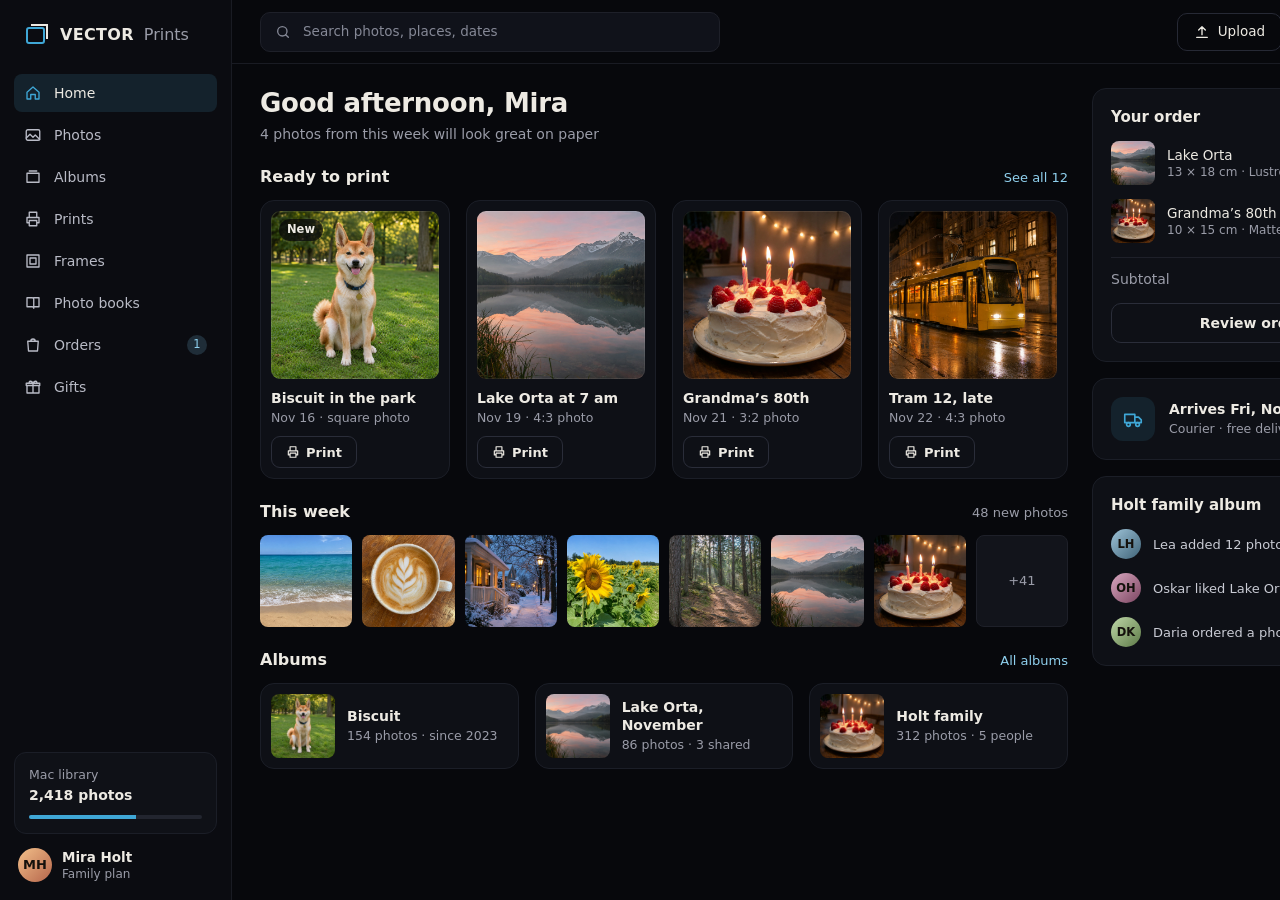
<file: index.html>
<!doctype html>
<html lang="en">
<head>
  <meta charset="utf-8">
  <meta name="viewport" content="width=device-width,initial-scale=1">
  <title>Fit to Print — veraetogrex_portfolio</title>
  <link rel="stylesheet" href="style.css">
  <style>body{margin:0;min-height:100vh;display:grid;place-items:center;background:#07080c;overflow:auto}</style>
</head>
<body>
  <!-- Fit to Print · the whole VECTOR Prints screen · zero dependencies · github.com/veraetogrex-portfolio -->
  <section class="vp" aria-label="VECTOR Prints" data-assets="assets/"></section>
  <script src="script.js"></script>
</body>
</html>
</file>
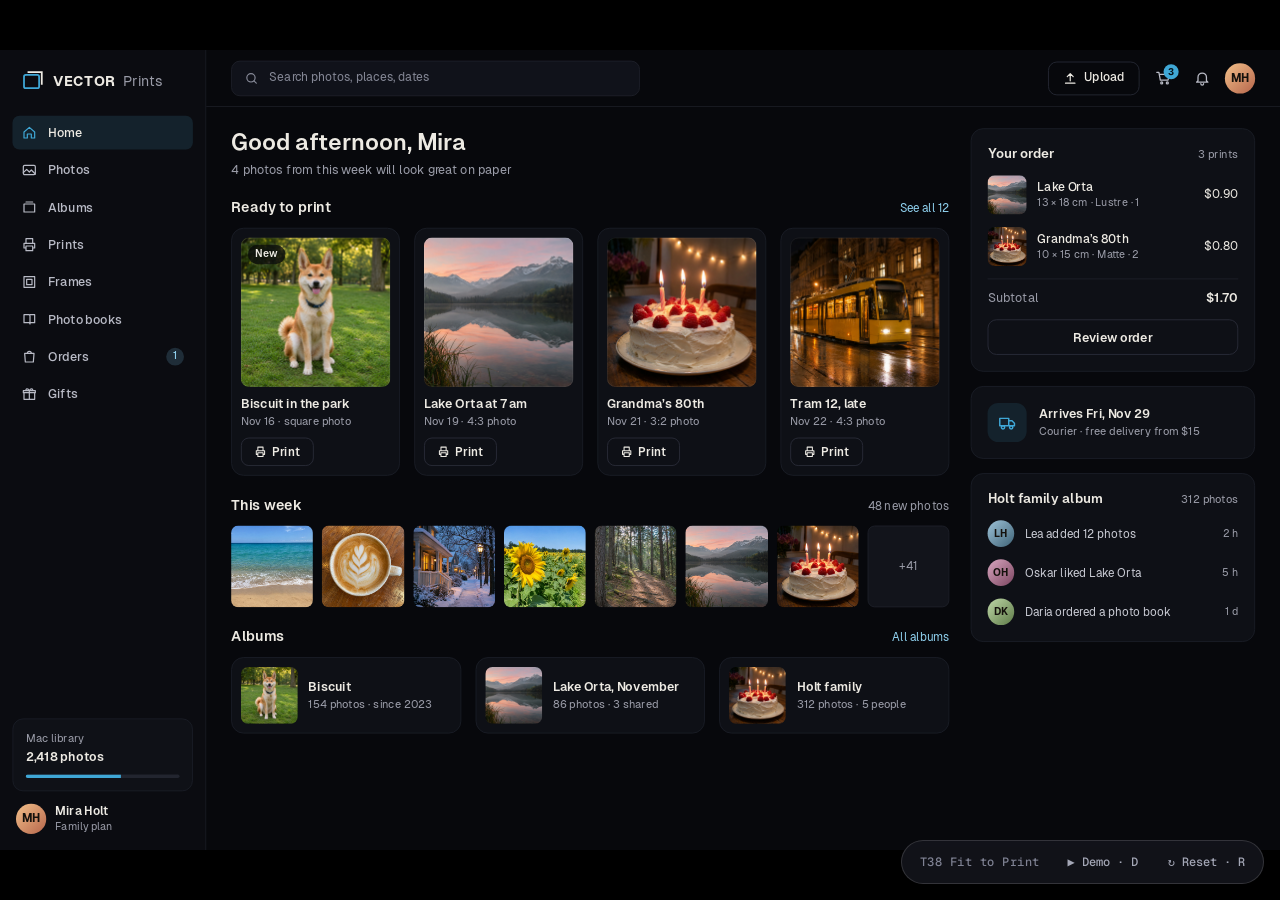
<file: mockup/fit-to-print.html>
<!doctype html>
<html lang="en">
<head>
<meta charset="utf-8">
<meta name="viewport" content="width=device-width,initial-scale=1">
<title>T38 Fit to Print — the whole photo on a 10 × 15 sheet</title>
<link rel="stylesheet" href="_shared/nocturne.css">
<link rel="stylesheet" href="../style.css">
<style>
  /* the whole app screen from ../, in Nocturne type; no grid on the app screen */
  #stage{background:#07080C}
  #stage .vp{position:absolute;left:0;top:0;--font:var(--f-text)}
  body.autoplay #stage :focus-visible{outline:none}
  body.autoplay #li-cursor{transition:none}   /* visible from frame one, no fade at the loop seam */
  #li-cursor svg{transform:scale(1.5);transform-origin:4px 3px}   /* the hand stays readable in a phone-sized reel */
  #li-cursor.down svg{transform:scale(1.3)}
</style>
</head>
<body>
<div id="stage" data-title="T38 Fit to Print" data-url="veraetogrex-portfolio.github.io/fit-to-print">
  <section class="vp" aria-label="VECTOR Prints" data-assets="../assets/"></section>
</div>
<script src="_shared/stage.js"></script>
<script src="../script.js"></script>
<script>
const app = document.querySelector('.vp').printsApp;
const at = sel => { const r = Stage.rect(document.querySelector(sel)); return [r.cx, r.cy]; };
const REST = [1010, 610];
// one act: home → print settings, the ears run past the sheet → "Whole photo", the ears land on the paper
Stage.init({
  reset: () => app.reset(),
  cursorStart: REST,
  async demo(s) {
    const t0 = performance.now();
    await s.until(t0, 1100);                          // the whole home screen at rest first
    await s.move(at('[data-print]'), 600);            // Print on "Biscuit in the park"
    await s.until(t0, 2000);
    await s.click(null, { hold: 110 });               // → print settings, Fill the paper: the ears are over the cut line
    await s.until(t0, 3000);
    await s.move(at('.vp-fit[data-fit="whole"] input'), 550);   // on the radio, so the hand does not cover the label
    await s.until(t0, 3800);
    await s.click(null, { hold: 120 });               // Whole photo: the photo shrinks inside the same sheet, 0.8 s
    await s.until(t0, 6100);                          // the ears on paper, white borders: the camera holds the sheet, its caption and the order button 1.5 s
    const [ax, ay] = at('[data-add]');
    await s.move([ax + 118, ay + 8], 500);             // the right end of the button: the hand stays off "Added to order"
    await s.until(t0, 6700);
    await s.click(null, { hold: 120 });               // Add to order: "Added to order", the cart counts 3 → 4 — the reel ends here (owner 24.11: "the ending is bad")
    await s.until(t0, 8400);
  },
});
</script>
</body>
</html>
</file>
<file: style.css>
/* VECTOR Prints · fit to print — zero dependencies. The whole 1440×900 app screen. */
.vp{
  --vp-bg:#07080C; --vp-side:#0B0C11; --vp-panel:#0E1016; --vp-well:#10121A; --vp-tile:#0F1117;
  --vp-line:#191B23; --vp-line-2:#1E2029; --vp-line-3:#262935;
  --vp-text:#EDEAE3; --vp-text-2:#C9CBD4; --vp-muted:#9A9CA8; --vp-dim:#858896;
  --vp-ink:#3FA7D6; --vp-ink-soft:#8FD0EE; --vp-ink-bg:#0F1D26; --vp-ink-nav:#14222C; --vp-on-ink:#06141C;
  --vp-paper:#F3EFE6; --vp-warn:#E8A54B; --vp-warn-text:#F2C27A; --vp-warn-bg:#2A1D0C; --vp-warn-line:#6B4A1E;
  --vp-ease:cubic-bezier(.65,0,.35,1); --vp-out:cubic-bezier(.16,1,.3,1);
  position:relative; width:1440px; height:900px; overflow:hidden; display:flex;
  background:var(--vp-bg); color:var(--vp-text); font-family:var(--font, Geist, system-ui, sans-serif);
  font-size:14px; line-height:1.35; -webkit-font-smoothing:antialiased;
}
.vp :where(*, *::before, *::after){box-sizing:border-box}
.vp :where(h1, h2, p, fieldset, legend){margin:0; padding:0; border:0}
.vp :where(button){font:inherit; color:inherit; cursor:pointer; background:none; border:0; padding:0}
.vp :where(a){color:inherit; text-decoration:none}
.vp :where(img){display:block; max-width:none}
.vp :where(button, a, input):focus-visible{outline:2px solid var(--vp-ink); outline-offset:2px}
.vp .vp-sr{position:absolute; width:1px; height:1px; overflow:hidden; clip:rect(0 0 0 0); white-space:nowrap}

/* sidebar */
.vp .vp-side{width:232px; flex:none; background:var(--vp-side); border-right:1px solid var(--vp-line); display:flex; flex-direction:column; gap:4px; padding:22px 14px 18px}
.vp .vp-logo{display:flex; align-items:center; gap:10px; padding:0 10px 22px; font-size:16px}
.vp .vp-logo b{font-weight:700; letter-spacing:.02em}
.vp .vp-logo span{color:var(--vp-muted)}
.vp .vp-nav{display:flex; align-items:center; gap:12px; height:38px; padding:0 10px; border-radius:8px; color:#B9BBC6; font-weight:500; transition:background-color .2s, color .2s}
.vp .vp-nav:hover{color:var(--vp-text)}
.vp .vp-nav.is-on{background:var(--vp-ink-nav); color:var(--vp-text)}
.vp .vp-nav.is-on svg{color:var(--vp-ink)}
.vp .vp-count{margin-left:auto; min-width:20px; height:20px; border-radius:10px; background:#1F2D38; color:var(--vp-ink-soft); font-size:11.5px; display:grid; place-items:center}
.vp .vp-side-foot{margin-top:auto; display:flex; flex-direction:column; gap:14px}
.vp .vp-lib{padding:14px; border-radius:12px; background:var(--vp-tile); border:1px solid #1B1E27}
.vp .vp-small{font-size:12.5px; color:var(--vp-muted)}
.vp .vp-strong{font-size:14px; font-weight:600}
.vp .vp-bar{height:4px; border-radius:2px; background:#22252F; margin-top:10px; display:flex; overflow:hidden}
.vp .vp-bar span{background:var(--vp-ink)}
.vp .vp-me{display:flex; align-items:center; gap:10px; padding:0 4px}
.vp .vp-av{border-radius:50%; display:inline-grid; place-items:center; font-weight:700; color:#14110C; flex:none; width:34px; height:34px; font-size:13px}
.vp .vp-av.s{width:30px; height:30px; font-size:11.5px}
.vp .a1{background:linear-gradient(135deg,#F3C08A,#B5654B)}
.vp .a2{background:linear-gradient(135deg,#9EC3D8,#3F6377)}
.vp .a3{background:linear-gradient(135deg,#D9A7C0,#7B4560)}
.vp .a4{background:linear-gradient(135deg,#BFD8A8,#5D7A47)}

/* top bar */
.vp .vp-col{flex:1; min-width:0; display:flex; flex-direction:column}
.vp .vp-top{height:64px; flex:none; display:flex; align-items:center; gap:14px; padding:0 28px; border-bottom:1px solid var(--vp-line)}
.vp .vp-search{flex:1; max-width:460px; height:40px; border-radius:10px; background:var(--vp-well); border:1px solid var(--vp-line-2); display:flex; align-items:center; gap:10px; padding:0 14px; color:var(--vp-dim); font-size:13.5px}
.vp .vp-search input{flex:1; border:0; background:transparent; color:var(--vp-text); font:inherit; outline:none}
.vp .vp-search input::placeholder{color:var(--vp-dim)}
.vp .vp-top-r{margin-left:auto; display:flex; align-items:center; gap:8px}
.vp .vp-ghost{height:38px; padding:0 16px; border-radius:10px; border:1px solid var(--vp-line-3); font-size:13.5px; font-weight:500; display:flex; align-items:center; gap:8px; transition:border-color .15s}
.vp .vp-ghost:hover{border-color:#3A3E4C}
.vp .vp-ib{width:36px; height:36px; border-radius:50%; color:#B9BBC6; display:inline-grid; place-items:center; position:relative}
.vp .vp-ib:hover{color:var(--vp-text)}
.vp .vp-dot{position:absolute; top:2px; right:0; min-width:17px; height:17px; border-radius:9px; background:var(--vp-ink); color:var(--vp-on-ink); font-size:10.5px; font-weight:700; display:grid; place-items:center}

/* views */
.vp .vp-views{flex:1; min-height:0; position:relative}
.vp .vp-view{position:absolute; inset:0; display:flex; opacity:0; visibility:hidden; transition:opacity .28s var(--vp-out), visibility 0s .28s}
.vp .vp-view.is-on{opacity:1; visibility:visible; transition:opacity .28s var(--vp-out)}
.vp.is-instant .vp-view{transition:none}

/* home */
.vp .vp-home{gap:24px; padding:24px 28px 22px}
.vp .vp-home-main{flex:1; min-width:0; display:flex; flex-direction:column; gap:22px}
.vp .vp-h1{font-size:26px; font-weight:600; letter-spacing:-.01em; line-height:1.2}
.vp .vp-sub{font-size:14px; color:var(--vp-muted); margin-top:6px}
.vp .vp-sec-h{display:flex; align-items:baseline; justify-content:space-between; margin-bottom:12px}
.vp .vp-sec-h h2{font-size:16px; font-weight:600}
.vp .vp-link{font-size:13px; color:var(--vp-ink-soft)}
.vp .vp-card{background:var(--vp-panel); border:1px solid #1B1E27; border-radius:14px}
.vp .vp-ready{display:grid; grid-template-columns:repeat(4, minmax(0, 1fr)); gap:16px}
.vp .vp-ready .vp-card{padding:10px; display:flex; flex-direction:column; gap:10px}
.vp .vp-shot{position:relative; border-radius:9px; overflow:hidden; aspect-ratio:1/1; outline:1px solid rgba(255,255,255,.08); outline-offset:-1px}
.vp .vp-shot img{width:100%; height:100%; object-fit:cover}
.vp .vp-new{position:absolute; left:8px; top:8px; height:22px; padding:0 8px; border-radius:11px; background:rgba(7,8,12,.72); font-size:11.5px; font-weight:600; display:flex; align-items:center}
.vp .vp-t{font-size:14px; font-weight:600}
.vp .vp-m{font-size:12.5px; color:var(--vp-muted); margin-top:2px}
.vp .vp-pr{align-self:flex-start; height:32px; padding:0 14px; border-radius:9px; border:1px solid #2A2D39; font-size:13px; font-weight:600; display:inline-flex; align-items:center; gap:6px; transition:border-color .15s, background-color .15s, transform .15s var(--vp-out)}
.vp .vp-pr:hover, .vp .vp-pr.li-hover{border-color:var(--vp-ink); background:var(--vp-ink-bg)}
.vp .vp-pr:active{transform:scale(.97)}
.vp .vp-week{display:grid; grid-template-columns:repeat(8, minmax(0, 1fr)); gap:10px}
.vp .vp-week img, .vp .vp-more{width:100%; aspect-ratio:1/1; border-radius:8px; object-fit:cover}
.vp .vp-more{background:#12141B; border:1px solid var(--vp-line-2); display:grid; place-items:center; color:var(--vp-muted); font-size:13px}
.vp .vp-albums{display:grid; grid-template-columns:repeat(3, minmax(0, 1fr)); gap:16px}
.vp .vp-album{padding:10px; display:flex; gap:12px; align-items:center}
.vp .vp-album img{width:64px; height:64px; border-radius:8px; object-fit:cover}
.vp .vp-home-side{width:320px; flex:none; display:flex; flex-direction:column; gap:16px}
.vp .vp-box{padding:18px; display:flex; flex-direction:column; gap:14px}
.vp .vp-box h2{font-size:15px; font-weight:600}
.vp .vp-line-item{display:flex; align-items:center; gap:12px}
.vp .vp-line-item img{width:44px; height:44px; border-radius:8px; object-fit:cover}
.vp .vp-line-item > div{flex:1}
.vp .vp-li-t{font-size:13.5px; font-weight:500}
.vp .vp-li-m{font-size:12px; color:var(--vp-muted)}
.vp .vp-total{border-top:1px solid var(--vp-line-2); padding-top:12px; display:flex; justify-content:space-between; font-size:14px}
.vp .vp-total b{font-weight:600}
.vp .vp-wide{height:40px; border-radius:10px; border:1px solid #2A2D39; font-size:14px; font-weight:600}
.vp .vp-ship{flex-direction:row; align-items:center}
.vp .vp-ship i{width:44px; height:44px; border-radius:12px; background:var(--vp-ink-nav); color:var(--vp-ink); display:grid; place-items:center; flex:none}
.vp .vp-feed{display:flex; gap:12px; align-items:center; font-size:13px; color:var(--vp-text-2)}
.vp .vp-feed span:nth-child(2){flex:1}
.vp .vp-feed span:last-child{font-size:12px; color:var(--vp-muted)}

/* print settings */
.vp .vp-print-main{flex:1; min-width:0; display:flex; flex-direction:column; padding:20px 32px 18px}
.vp .vp-crumbs{font-size:12.5px; color:var(--vp-muted); display:flex; gap:8px}
.vp .vp-head{display:flex; align-items:flex-end; gap:16px}
.vp .vp-head h1{margin-top:6px; font-size:24px; font-weight:600; letter-spacing:-.01em; line-height:1.2}
.vp .vp-head .vp-m{font-size:13px; margin-top:4px}
.vp .vp-head-r{margin-left:auto; display:flex; gap:8px}
.vp .vp-head-r button{height:34px; padding:0 14px; border-radius:9px; border:1px solid var(--vp-line-3); color:var(--vp-text-2); font-size:13px; font-weight:500}
.vp .vp-table{flex:1; min-height:0; display:flex; align-items:center; justify-content:center}
.vp .vp-stage{position:relative; width:570px; height:570px}
.vp .vp-ghost-photo, .vp .vp-photo{position:absolute; left:0; width:570px; height:570px; transform-origin:0 0; transition:transform .8s var(--vp-ease)}
.vp .vp-ghost-photo{top:0; opacity:.42; filter:saturate(.35) brightness(1.15); transition:transform .8s var(--vp-ease), opacity .5s var(--vp-ease)}
.vp .vp-sheet{position:absolute; left:0; top:95px; width:570px; height:380px; background:var(--vp-paper); border-radius:2px; overflow:hidden;
  box-shadow:0 0 0 2px var(--vp-paper), 0 22px 44px rgba(0,0,0,.55), 0 3px 8px rgba(0,0,0,.45)}
.vp .vp-photo{top:-95px}
.vp .vp-cut{position:absolute; left:-16px; right:-16px; border-top:1.5px dashed var(--vp-warn); transition:opacity .3s}
.vp .vp-chip{position:absolute; left:50%; top:-42px; transform:translateX(-50%); height:32px; padding:0 14px; border-radius:16px; background:var(--vp-warn-bg); border:1px solid var(--vp-warn-line); color:var(--vp-warn-text); font-size:13px; font-weight:600; display:flex; align-items:center; gap:8px; white-space:nowrap; transition:opacity .3s}
.vp[data-fit="whole"] .vp-photo, .vp[data-fit="whole"] .vp-ghost-photo{transform:translate(95px, 95px) scale(.666667)}
.vp[data-fit="whole"] .vp-ghost-photo{opacity:0}
.vp[data-fit="whole"] .vp-cut, .vp[data-fit="whole"] .vp-chip{opacity:0}
.vp.is-instant .vp-photo, .vp.is-instant .vp-ghost-photo, .vp.is-instant .vp-cut, .vp.is-instant .vp-chip{transition:none}
.vp .vp-strip{display:flex; align-items:center; gap:12px}
.vp .vp-strip > span:first-child{font-size:12.5px; color:var(--vp-muted); width:92px}
.vp .vp-thumb{width:64px; height:64px; border-radius:8px; overflow:hidden; background:var(--vp-panel)}
.vp .vp-thumb img{width:100%; height:100%; object-fit:cover}
.vp .vp-thumb.is-on{border:2px solid var(--vp-ink)}
.vp .vp-add{width:64px; height:64px; border-radius:8px; border:1px dashed #343744; color:var(--vp-muted); font-size:22px}
.vp .vp-caption{margin-left:auto; font-size:12.5px; color:var(--vp-muted)}

.vp .vp-set{width:352px; flex:none; border-left:1px solid var(--vp-line); background:var(--vp-side); padding:22px 24px; display:flex; flex-direction:column; gap:20px}
.vp .vp-set h2{font-size:17px; font-weight:600}
.vp .vp-label{font-size:12.5px; color:var(--vp-muted); margin-bottom:8px}
.vp .vp-sizes{display:grid; grid-template-columns:repeat(2, minmax(0, 1fr)); gap:8px}
.vp .vp-size{display:flex; flex-direction:column; gap:2px; align-items:flex-start; padding:10px 12px; border-radius:10px; border:1px solid var(--vp-line-3); font-size:13.5px; font-weight:600; text-align:left}
.vp .vp-size span{font-size:12px; font-weight:500; color:var(--vp-muted)}
.vp .vp-size[aria-pressed="true"]{border-color:var(--vp-ink); background:var(--vp-ink-bg)}
.vp .vp-size[aria-pressed="true"] span{color:var(--vp-ink-soft)}
.vp .vp-fits{display:flex; flex-direction:column; gap:8px}
.vp .vp-fit{display:flex; align-items:center; gap:12px; padding:12px 14px; border-radius:12px; border:1px solid var(--vp-line-3); cursor:pointer; transition:border-color .2s, background-color .2s}
.vp .vp-fit:hover, .vp .vp-fit.li-hover{border-color:#3A5566}
.vp .vp-fit:has(input:checked){border-color:var(--vp-ink); background:var(--vp-ink-bg)}
.vp .vp-fit input{width:16px; height:16px; margin:0; accent-color:var(--vp-ink); flex:none}
.vp .vp-fit b{display:block; font-size:14px; font-weight:600}
.vp .vp-fit small{display:block; font-size:12.5px; color:var(--vp-muted); margin-top:2px}
.vp .vp-segs{display:flex; gap:4px; padding:4px; border-radius:10px; background:#12141B; border:1px solid var(--vp-line-2)}
.vp .vp-seg{flex:1; height:34px; border-radius:7px; color:#B9BBC6; font-size:13px; font-weight:500}
.vp .vp-seg[aria-pressed="true"]{background:#232733; color:var(--vp-text)}
.vp .vp-copies{display:flex; align-items:center; justify-content:space-between}
.vp .vp-copies > span{font-size:13.5px; color:var(--vp-text-2)}
.vp .vp-step{display:flex; align-items:center; gap:4px; border:1px solid var(--vp-line-3); border-radius:10px; height:36px; padding:0 4px}
.vp .vp-step button{width:28px; height:28px; border-radius:50%; color:#B9BBC6}
.vp .vp-step output{width:22px; text-align:center; font-size:14px; font-weight:600; font-variant-numeric:tabular-nums}
.vp .vp-quality{display:flex; flex-direction:column; gap:10px; padding:14px; border-radius:12px; background:var(--vp-tile); border:1px solid #1B1E27}
.vp .vp-quality > div{display:flex; justify-content:space-between; font-size:13px}
.vp .vp-quality .vp-bar{margin-top:0}
.vp .vp-buy{margin-top:auto; border-top:1px solid var(--vp-line-2); padding-top:18px; display:flex; flex-direction:column; gap:12px}
.vp .vp-price{display:flex; align-items:baseline; justify-content:space-between}
.vp .vp-price b{font-size:22px; font-weight:600; font-variant-numeric:tabular-nums}
.vp .vp-add-order{height:46px; border-radius:12px; background:var(--vp-ink); color:var(--vp-on-ink); font-size:15px; font-weight:600; transition:transform .15s var(--vp-out), filter .15s, background-color .2s, color .2s}
.vp .vp-add-order:hover{filter:brightness(1.08)}
.vp .vp-add-order:active{transform:scale(.97)}
.vp .vp-note{font-size:12px; color:var(--vp-muted); text-align:center}
.vp .vp-add-done{display:none}
.vp[data-added="true"] .vp-add-idle{display:none}
.vp[data-added="true"] .vp-add-done{display:inline-flex; align-items:center; justify-content:center; gap:8px}
.vp[data-added="true"] .vp-add-order{background:var(--vp-ink-bg); color:var(--vp-text); box-shadow:inset 0 0 0 1px var(--vp-ink)}
.vp[data-added="true"] .vp-add-order svg{color:var(--vp-ink); animation:vp-pop .3s var(--vp-out)}
.vp[data-added="true"] .vp-note{color:var(--vp-ink-soft)}
.vp[data-added="true"] .vp-dot{animation:vp-pop .3s var(--vp-out)}
@keyframes vp-pop{from{transform:scale(.25); opacity:0}}

@media (prefers-reduced-motion: reduce){
  .vp .vp-photo, .vp .vp-ghost-photo, .vp .vp-view{transition-duration:.01s}
}
</file>
<file: mockup/_shared/nocturne.css>
/* Nocturne — shared base styles for the mockups */
@font-face{font-family:"Chakra Petch";font-weight:500;font-display:swap;src:url(fonts/chakra-petch-latin-500-normal.woff2) format("woff2")}
@font-face{font-family:"Chakra Petch";font-weight:600;font-display:swap;src:url(fonts/chakra-petch-latin-600-normal.woff2) format("woff2")}
@font-face{font-family:"Chakra Petch";font-weight:700;font-display:swap;src:url(fonts/chakra-petch-latin-700-normal.woff2) format("woff2")}
@font-face{font-family:"Geist";font-weight:400;font-display:swap;src:url(fonts/geist-sans-latin-400-normal.woff2) format("woff2")}
@font-face{font-family:"Geist";font-weight:500;font-display:swap;src:url(fonts/geist-sans-latin-500-normal.woff2) format("woff2")}
@font-face{font-family:"Geist";font-weight:600;font-display:swap;src:url(fonts/geist-sans-latin-600-normal.woff2) format("woff2")}
@font-face{font-family:"Geist";font-weight:700;font-display:swap;src:url(fonts/geist-sans-latin-700-normal.woff2) format("woff2")}
@font-face{font-family:"Geist Mono";font-weight:400;font-display:swap;src:url(fonts/geist-mono-latin-400-normal.woff2) format("woff2")}
@font-face{font-family:"Geist Mono";font-weight:500;font-display:swap;src:url(fonts/geist-mono-latin-500-normal.woff2) format("woff2")}

:root{
  --void:#07080C; --panel:#0E1016; --panel-2:#111218; --raise:#1A1B24; --raise-2:#22252F;
  --glass:rgba(255,255,255,.05); --glass-strong:rgba(255,255,255,.12);
  --line:rgba(255,255,255,.08); --line-2:rgba(255,255,255,.14);
  --text:#F2F3F7; --text-2:#A4A7B6; --text-3:#7F8293;
  --pulse:#7C6CFF; --pulse-btn:#6A5AF9; --pulse-soft:#A69BFF; --pulse-pale:#C9C2FF;
  --ion:#3FE0D0; --flare:#FF7A45; --pink:#FF6FB5; --amber:#FFB547;
  --daylight:#F4F5F8;
  --r-field:10px; --r-card:14px; --r-panel:20px;
  --f-display:"Chakra Petch","Geist",system-ui,sans-serif;
  --f-text:"Geist","Inter",system-ui,-apple-system,sans-serif;
  --f-mono:"Geist Mono",ui-monospace,"SF Mono",Menlo,monospace;
  --ease-out:cubic-bezier(.2,.8,.2,1);
  --ease-io:cubic-bezier(.65,0,.35,1);
  --ease-back:cubic-bezier(.34,1.56,.64,1);
}
*,*::before,*::after{box-sizing:border-box}
html,body{margin:0;height:100%;background:#000;color:var(--text);font-family:var(--f-text);-webkit-font-smoothing:antialiased;overflow:hidden}
button,input,textarea{font:inherit;color:inherit}
button{cursor:pointer;background:none;border:0;padding:0}

/* viewport and scaling */
.li-viewport{position:fixed;inset:0;overflow:hidden;background:#000}
.li-shell{position:absolute;left:50%;top:50%;transform-origin:50% 50%}
#stage{position:relative;width:1440px;height:900px;overflow:hidden;background:var(--void);isolation:isolate}
#stage.grid::before{content:"";position:absolute;inset:0;pointer-events:none;z-index:0;
  background-image:linear-gradient(var(--line) 1px,transparent 1px),linear-gradient(90deg,var(--line) 1px,transparent 1px);
  background-size:48px 48px;background-position:-1px -1px;opacity:.45;
  -webkit-mask-image:radial-gradient(ellipse 75% 70% at 50% 50%,#000 30%,transparent 100%);
          mask-image:radial-gradient(ellipse 75% 70% at 50% 50%,#000 30%,transparent 100%)}

/* browser frame (?frame) */
.li-browser{width:1440px;border-radius:18px;overflow:hidden;background:#15161D;box-shadow:0 0 0 1px rgba(255,255,255,.08),0 40px 120px rgba(0,0,0,.6)}
.li-browser-bar{height:46px;display:flex;align-items:center;gap:16px;padding:0 18px;background:#121319;border-bottom:1px solid var(--line)}
.li-dots{display:flex;gap:8px}.li-dots i{width:12px;height:12px;border-radius:50%;background:#2A2C36;display:block}
.li-dots i:nth-child(1){background:#FF5F57}.li-dots i:nth-child(2){background:#FEBC2E}.li-dots i:nth-child(3){background:#28C840}
.li-url{flex:0 1 520px;margin:0 auto;height:28px;border-radius:8px;background:#1C1D25;display:flex;align-items:center;justify-content:center;gap:8px;font:500 13px var(--f-mono);color:var(--text-2);letter-spacing:.02em}
.li-url::before{content:"";width:9px;height:11px;border:1.5px solid var(--text-3);border-radius:2px 2px 3px 3px;border-top-width:4px;opacity:.7}

/* demo cursor */
#li-cursor{position:absolute;left:0;top:0;width:28px;height:28px;z-index:9999;pointer-events:none;opacity:0;transition:opacity .2s;will-change:transform;filter:drop-shadow(0 4px 10px rgba(0,0,0,.55))}
#li-cursor.on{opacity:1}
#li-cursor svg{display:block;transform-origin:4px 3px;transition:transform .12s var(--ease-out)}
#li-cursor.down svg{transform:scale(.82)}
#li-cursor.grab .arrow{display:none}#li-cursor:not(.grab) .hand{display:none}
.li-ripple{position:absolute;width:44px;height:44px;margin:-22px 0 0 -22px;border-radius:50%;border:2px solid rgba(255,255,255,.85);pointer-events:none;z-index:9998;animation:li-ripple .5s var(--ease-out) forwards}
@keyframes li-ripple{from{transform:scale(.3);opacity:.9}to{transform:scale(1.35);opacity:0}}
#stage.demo-running, #stage.demo-running *{cursor:none!important}

/* control pill outside the stage (interactive mode only) */
.li-controls{position:fixed;right:16px;bottom:16px;z-index:10;display:flex;gap:6px;padding:6px;border-radius:999px;background:rgba(20,21,28,.86);border:1px solid var(--line-2);backdrop-filter:blur(10px);font:500 12px var(--f-mono);letter-spacing:.04em}
.li-controls button{padding:7px 12px;border-radius:999px;color:var(--text-2)}
.li-controls button:hover{background:var(--raise-2);color:var(--text)}
.li-controls .li-title{padding:7px 10px 7px 12px;color:var(--text-3)}
body.autoplay .li-controls,body.clean .li-controls{display:none}

/* shared primitives */
.mono{font-family:var(--f-mono);letter-spacing:.08em;text-transform:uppercase}
.display{font-family:var(--f-display);text-transform:uppercase;letter-spacing:.02em}
.btn{display:inline-flex;align-items:center;justify-content:center;gap:10px;height:52px;padding:0 26px;border-radius:var(--r-field);background:var(--pulse-btn);color:#fff;font:600 17px var(--f-text);box-shadow:0 0 0 1px rgba(255,255,255,.1) inset,0 10px 30px -10px rgba(124,108,255,.8)}
.btn.ghost{background:var(--glass);box-shadow:0 0 0 1px var(--line-2) inset;color:var(--text)}
.field{height:56px;border-radius:var(--r-field);background:rgba(255,255,255,.035);border:1px solid var(--line-2);padding:0 18px;display:flex;align-items:center;font-size:18px;color:var(--text);outline:none;transition:border-color .2s,box-shadow .2s}
.field:focus,.field.focus{border-color:var(--pulse);box-shadow:0 0 0 4px rgba(124,108,255,.18)}
.card{background:var(--panel);border:1px solid var(--line);border-radius:var(--r-panel)}
.hud-corners{position:absolute;inset:-10px;pointer-events:none;
  background:
   linear-gradient(var(--c,var(--line-2)) 0 0) left top/18px 1px no-repeat,linear-gradient(var(--c,var(--line-2)) 0 0) left top/1px 18px no-repeat,
   linear-gradient(var(--c,var(--line-2)) 0 0) right top/18px 1px no-repeat,linear-gradient(var(--c,var(--line-2)) 0 0) right top/1px 18px no-repeat,
   linear-gradient(var(--c,var(--line-2)) 0 0) left bottom/18px 1px no-repeat,linear-gradient(var(--c,var(--line-2)) 0 0) left bottom/1px 18px no-repeat,
   linear-gradient(var(--c,var(--line-2)) 0 0) right bottom/18px 1px no-repeat,linear-gradient(var(--c,var(--line-2)) 0 0) right bottom/1px 18px no-repeat}
.status-line{position:absolute;left:48px;right:48px;bottom:28px;display:flex;justify-content:space-between;font:500 12px var(--f-mono);letter-spacing:.14em;text-transform:uppercase;color:var(--text-3);z-index:2}

@media (prefers-reduced-motion: reduce){
  *,*::before,*::after{animation-duration:150ms!important;transition-duration:150ms!important}
}
</file>
